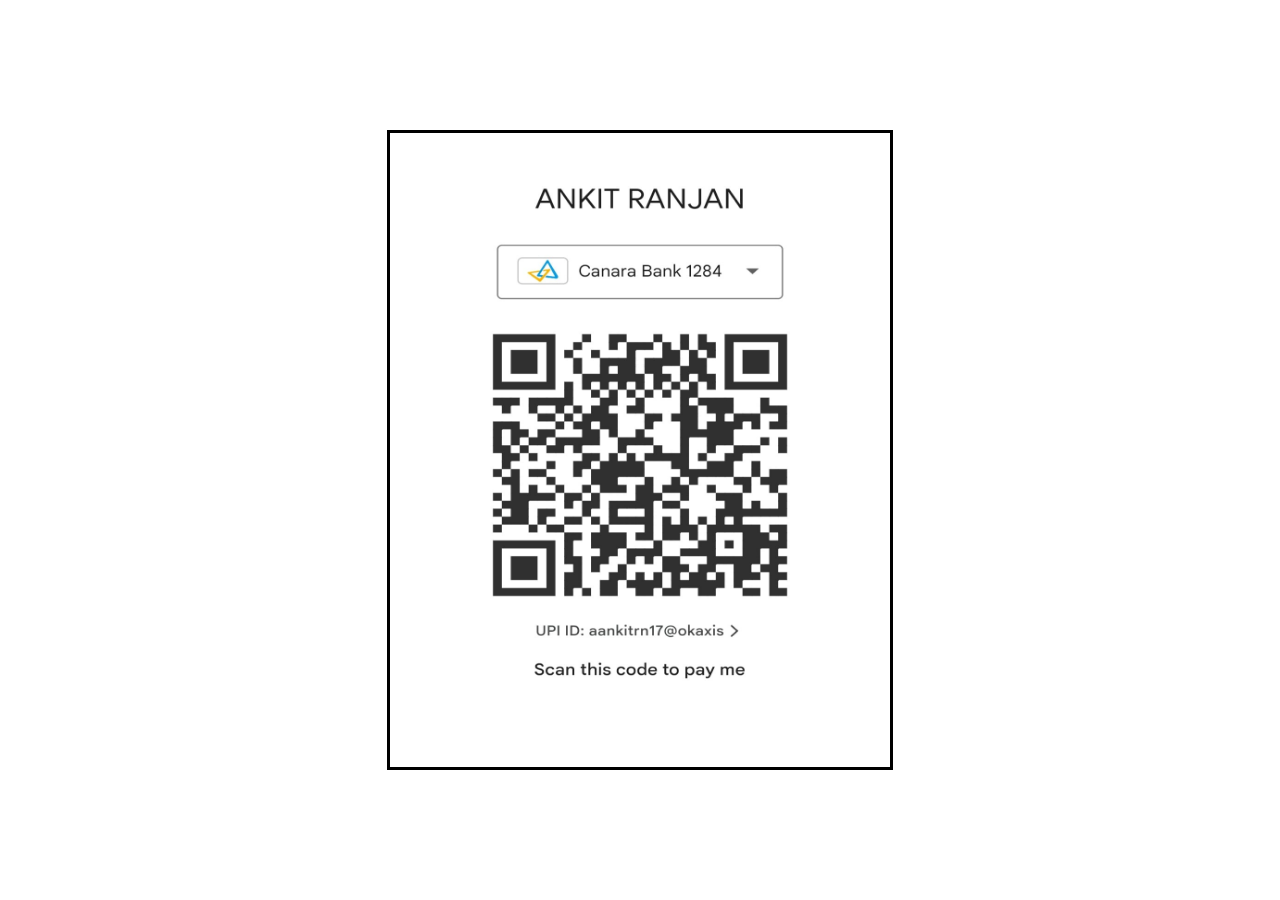
<file: donate-now.html>
<!DOCTYPE html>
<html lang="en">
<head>
    <meta charset="UTF-8">
    <meta http-equiv="X-UA-Compatible" content="IE=edge">
    <meta name="viewport" content="width=device-width, initial-scale=1.0">
    <title>Document</title>
    <style>
        .main-box{
	width: 500px;
	max-width: 100%;
	position: relative;
	text-align: center;
	padding-top: 30px;
	border: 3px solid black;
}
body {
	display: flex;
	align-items: center;
	justify-content: center;
	flex-direction: column;
	min-height: 100vh;
	margin: 0;
}

    </style>
</head>
<body>
    <div class="main-box">
        <div><img src="/assets/img/qr_code.jpeg" height="600px" width="500" alt="logo" class="brand__img"></div>
        
    </div>
</body>
</html>
</file>
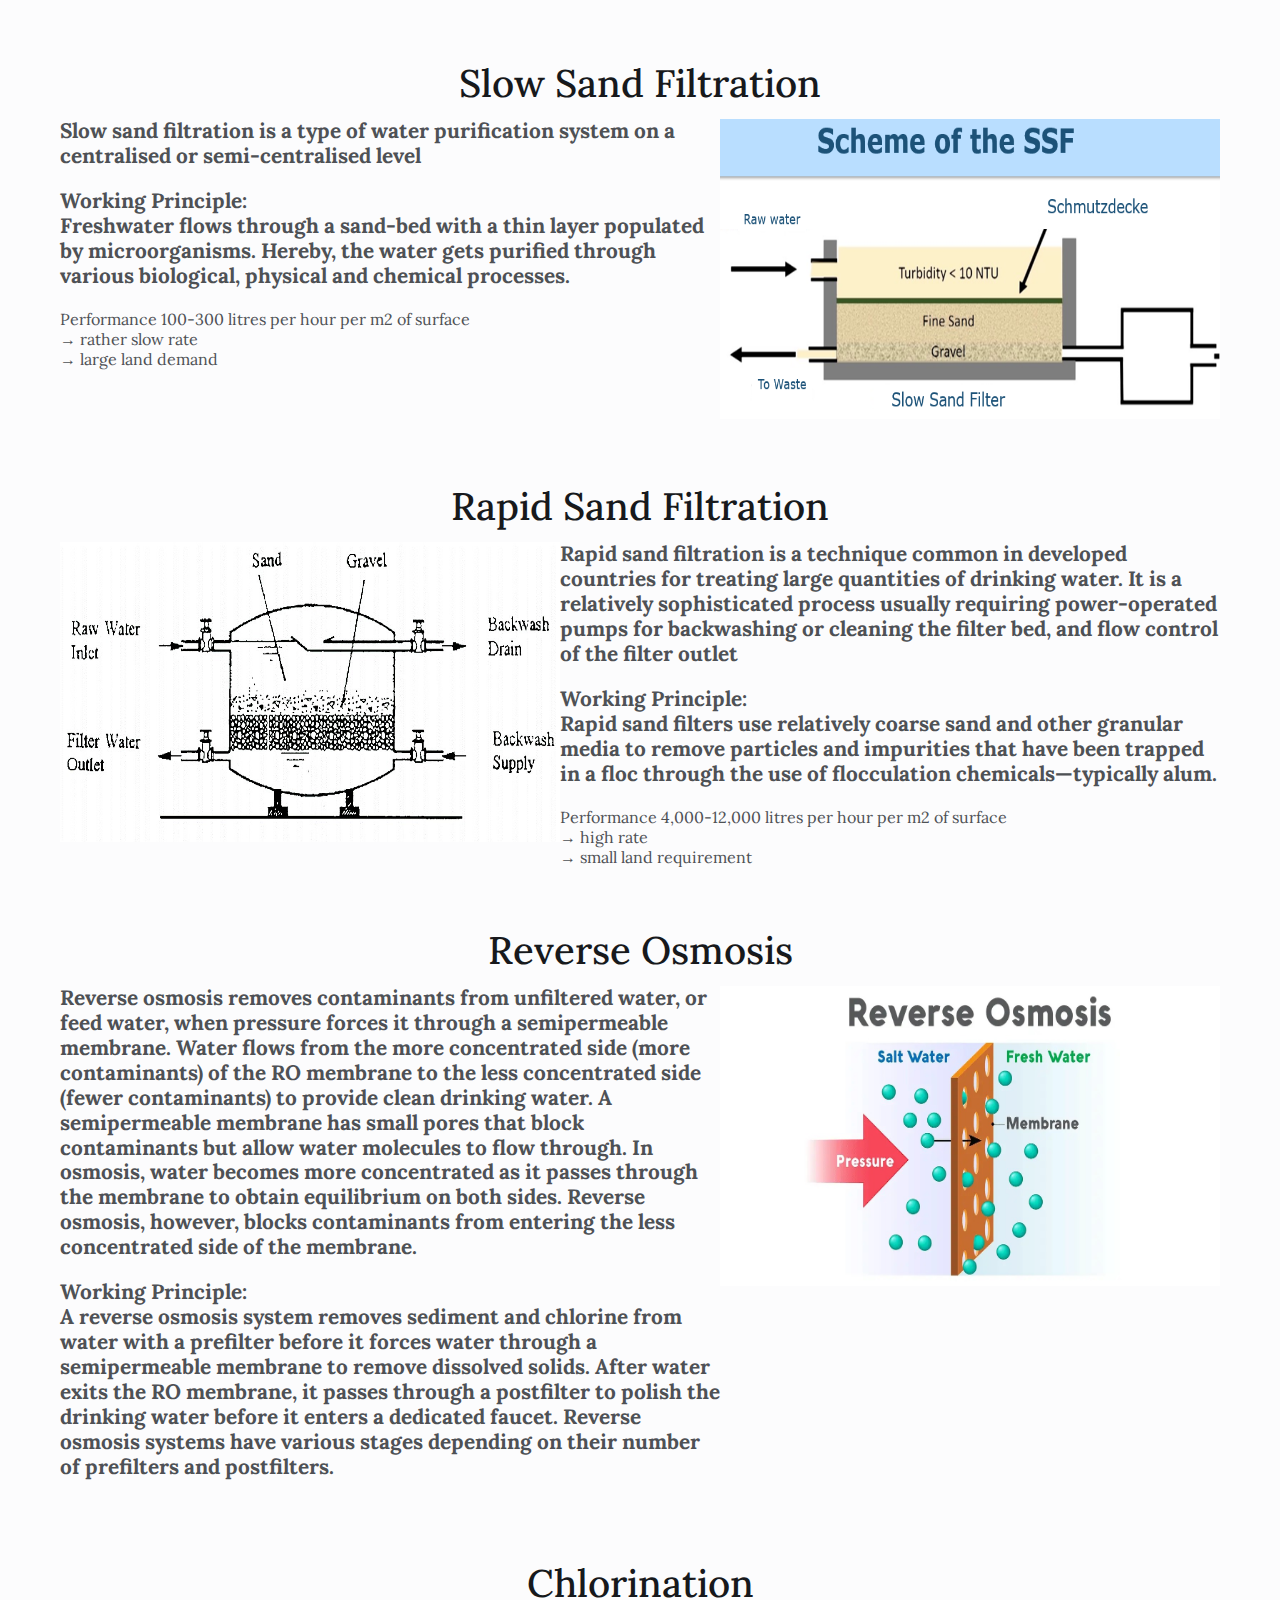
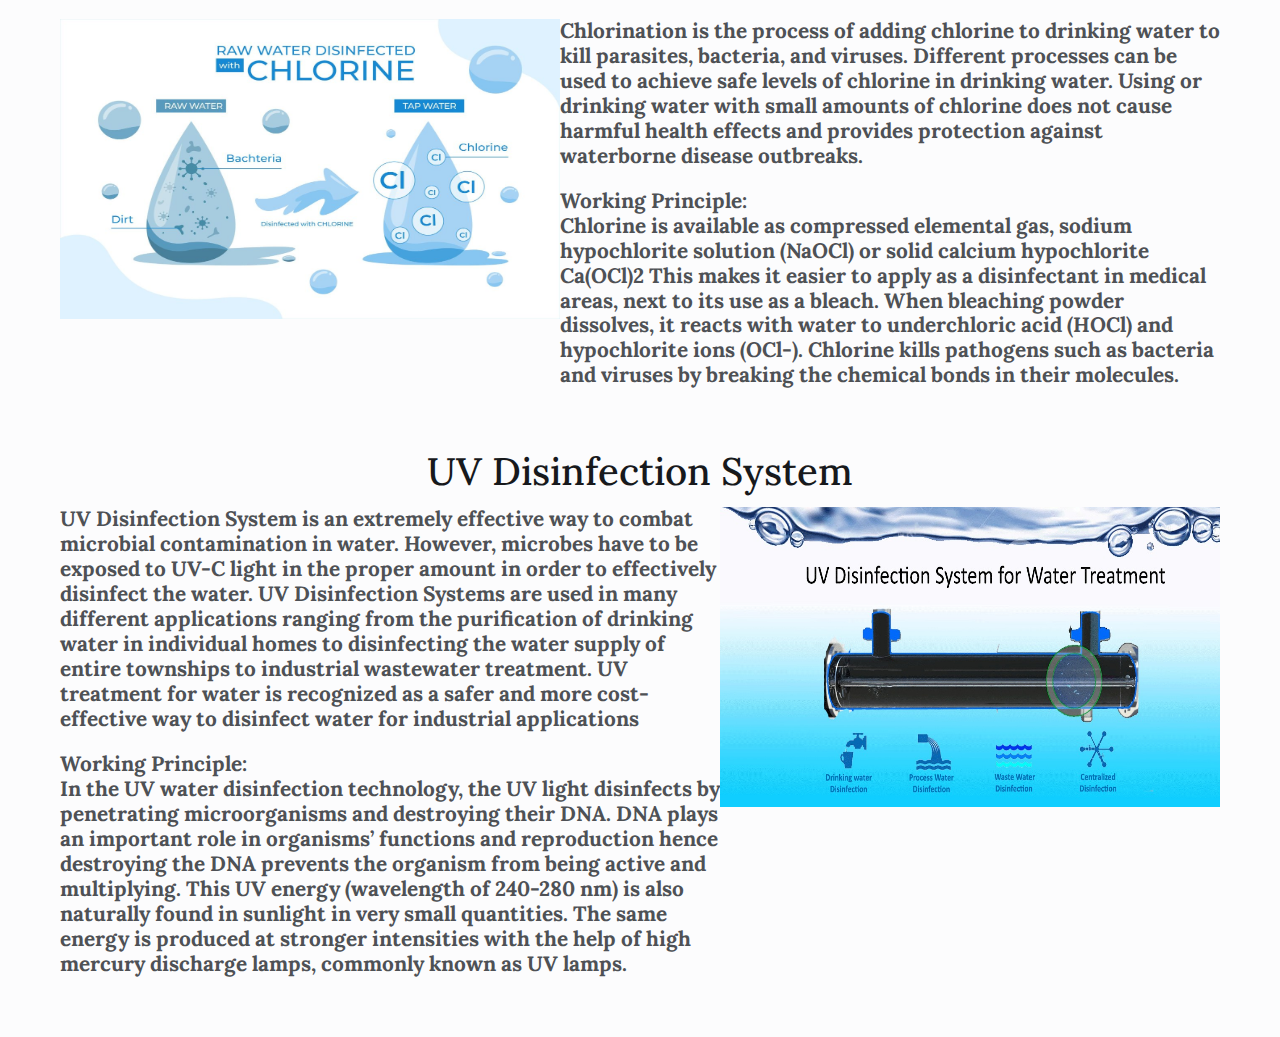
<file: filtration.html>
<!DOCTYPE html>
<html lang="en">
<head>
    <meta charset="UTF-8">
    <meta http-equiv="X-UA-Compatible" content="IE=edge">
    <meta name="viewport" content="width=device-width, initial-scale=1.0">
    <title>Document</title>
    <link rel="stylesheet" href="/assets/css/styles.css" />
</head>
<body>
    <div class="cont">
        <h1>Slow Sand Filtration</h1>
        <div class="box-11">
          <div>
             <h4>Slow sand filtration is a type of water purification system on a 
                centralised or semi-centralised level
                </h4>
                <br>
                <h4>Working Principle:  <br>
                    Freshwater flows through a sand-bed with a thin layer populated by 
                    microorganisms. Hereby, the water gets purified through various 
                    biological, physical and chemical processes.</h4><br>
                    Performance
100-300 litres per hour per m2 of surface <br>
→ rather slow rate <br>
→ large land demand

          </div>
          <div>
            <img
              src="/assets/img/slow sand filtration.png"
              alt=""
            />
          </div>
        </div>
      </div>

      <div class="cont">
        <h1>Rapid Sand Filtration</h1>
        <div class="box-11">
            <div>
                <img
                  src="/assets/img/rapid sand filtration.jpg"
                  alt=""
                />
              </div>
          <div>
             <h4>
                Rapid sand filtration is a technique common in developed countries for treating large quantities of drinking water. It is a relatively sophisticated process usually requiring power-operated pumps for backwashing or cleaning the filter bed, and flow control of the filter outlet
                </h4>
                <br>
                <h4>Working Principle:  <br>
                    Rapid sand filters use relatively coarse sand and other granular media to remove particles and impurities that have been trapped in a floc through the use of flocculation chemicals—typically alum.</h4><br>
                    Performance
4,000-12,000 litres per hour per m2 of surface <br>
→ high rate <br>
→ small land requirement

          </div>
         
        </div>
      </div>

      <div class="cont">
        <h1>Reverse Osmosis</h1>
        <div class="box-11">
          <div>
             <h4>
                Reverse osmosis removes contaminants from unfiltered water, or feed water, when pressure forces it through a semipermeable membrane. Water flows from the more concentrated side (more contaminants) of the RO membrane to the less concentrated side (fewer contaminants) to provide clean drinking water.

A semipermeable membrane has small pores that block contaminants but allow water molecules to flow through. In osmosis, water becomes more concentrated as it passes through the membrane to obtain equilibrium on both sides. Reverse osmosis, however, blocks contaminants from entering the less concentrated side of the membrane.
                </h4>
                <br>
                <h4>Working Principle:  <br>
                    A  reverse osmosis system removes sediment and chlorine from water with a prefilter before it forces water through a semipermeable membrane to remove dissolved solids. After water exits the RO membrane, it passes through a postfilter to polish the drinking water before it enters a dedicated faucet. Reverse osmosis systems have various stages depending on their number of prefilters and postfilters. </h4><br>
                  

          </div>
          <div>
            <img
              src="/assets/img/reverse osmosis.jpeg"
              alt=""
            />
          </div>
        </div>
      </div>


      <div class="cont">
        <h1>Chlorination</h1>
        <div class="box-11">
            <div>
                <img
                  src="/assets/img/chlorination.jpeg"
                  alt=""
                />
              </div>
          <div>
             <h4>
                Chlorination is the process of adding chlorine to drinking water to kill parasites, bacteria, and viruses. Different processes can be used to achieve safe levels of chlorine in drinking water. Using or drinking water with small amounts of chlorine does not cause harmful health effects and provides protection against waterborne disease outbreaks.
                </h4>
                <br>
                <h4>Working Principle:  <br>
                    Chlorine is available as compressed elemental gas, sodium hypochlorite solution (NaOCl) or solid calcium hypochlorite Ca(OCl)2
This makes it easier to apply as a disinfectant in medical areas, next to its use as a bleach. When bleaching powder dissolves, it reacts with water to underchloric acid (HOCl) and hypochlorite ions (OCl-). Chlorine kills pathogens such as bacteria and viruses by breaking the chemical bonds in their molecules. </h4>

          </div>
          
        </div>
      </div>

      <div class="cont">
        <h1>UV Disinfection System</h1>
        <div class="box-11">
          <div>
             <h4>
                UV Disinfection System is an extremely effective way to combat microbial contamination in water. However, microbes have to be exposed to UV-C light in the proper amount in order to effectively disinfect the water. UV Disinfection Systems are used in many different applications ranging from the purification of drinking water in individual homes to disinfecting the water supply of entire townships to industrial wastewater treatment. UV treatment for water is recognized as a safer and more cost-effective way to disinfect water for industrial applications
                </h4>
                <br>
                <h4>Working Principle:  <br>
                    In the UV water disinfection technology, the UV light disinfects by penetrating microorganisms and destroying their DNA. DNA plays an important role in organisms’ functions and reproduction hence destroying the DNA prevents the organism from being active and multiplying. This UV energy (wavelength of 240-280 nm) is also naturally found in sunlight in very small quantities. The same energy is produced at stronger intensities with the help of high mercury discharge lamps, commonly known as UV lamps. </h4>

          </div>
          <div>
            <img
              src="/assets/img/uv.jpeg"
              alt=""
            />
          </div>
        </div>
      </div>
</body>
</html>
</file>
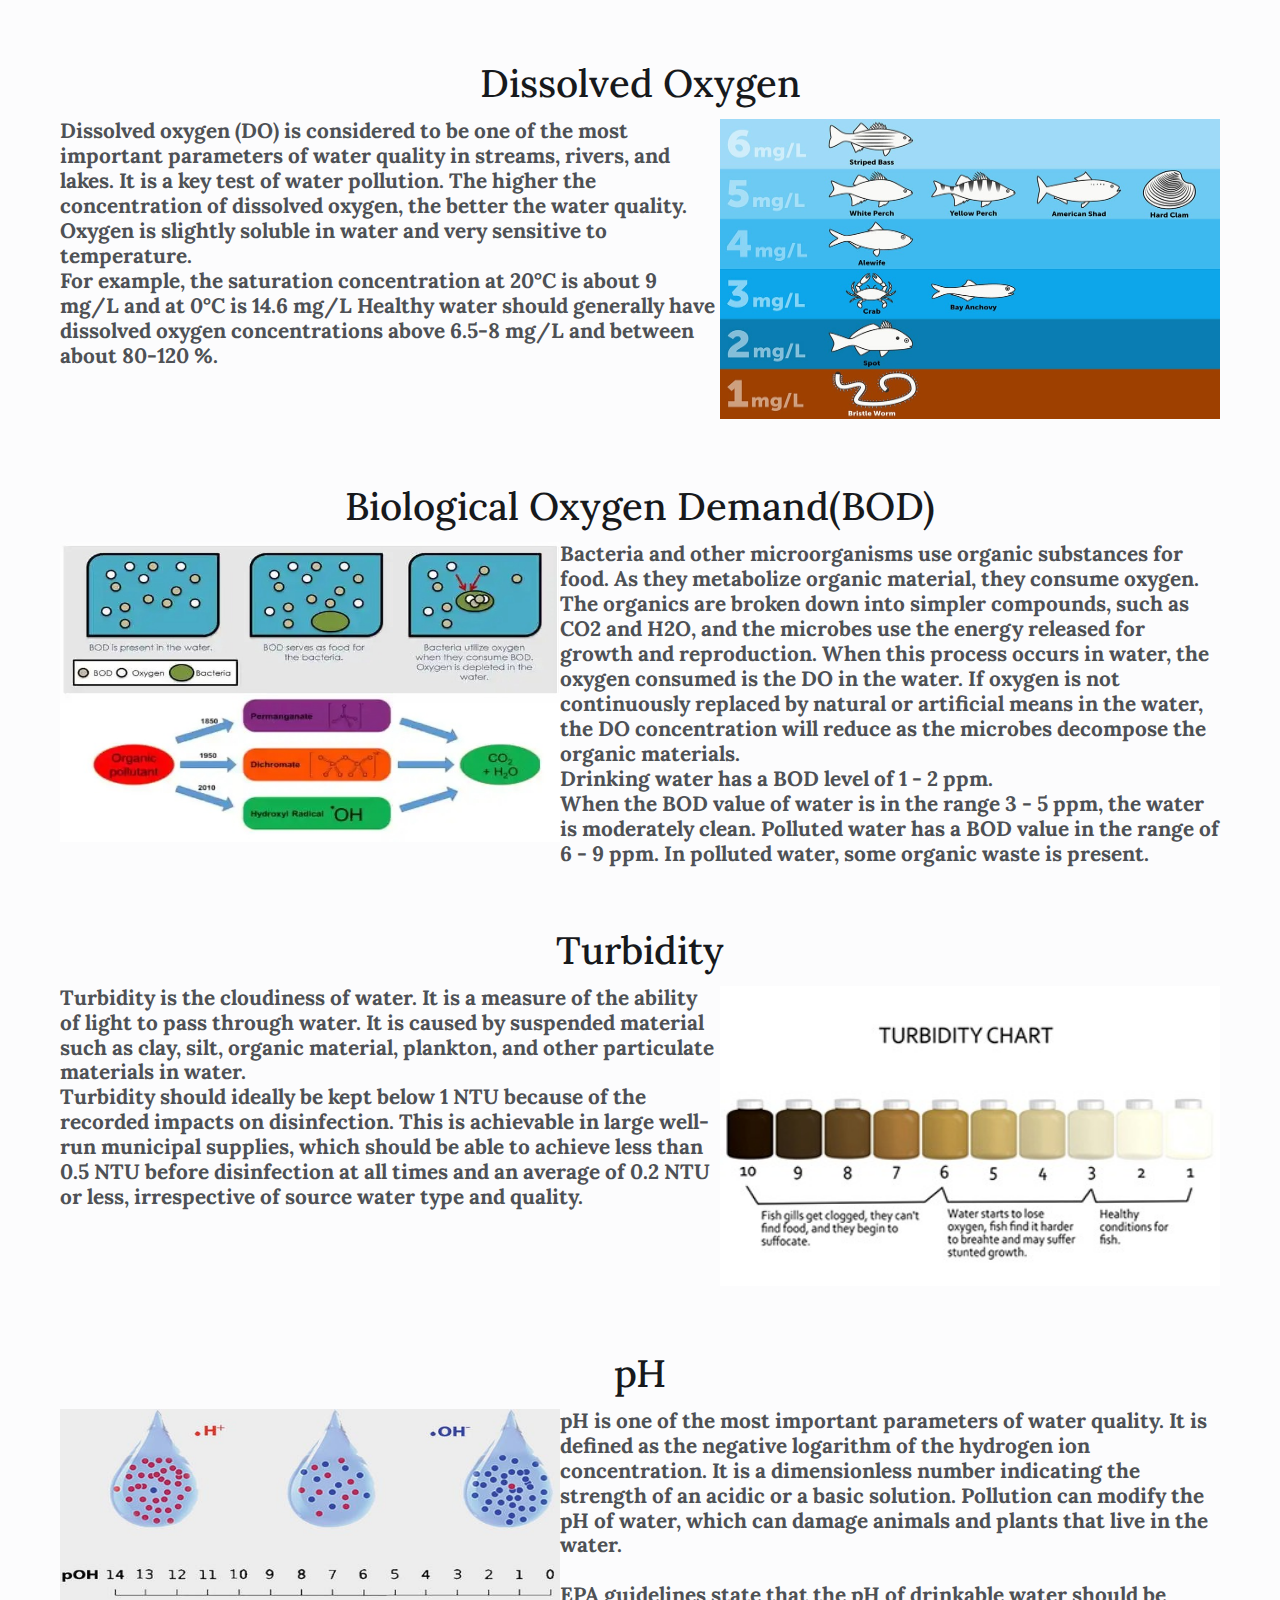
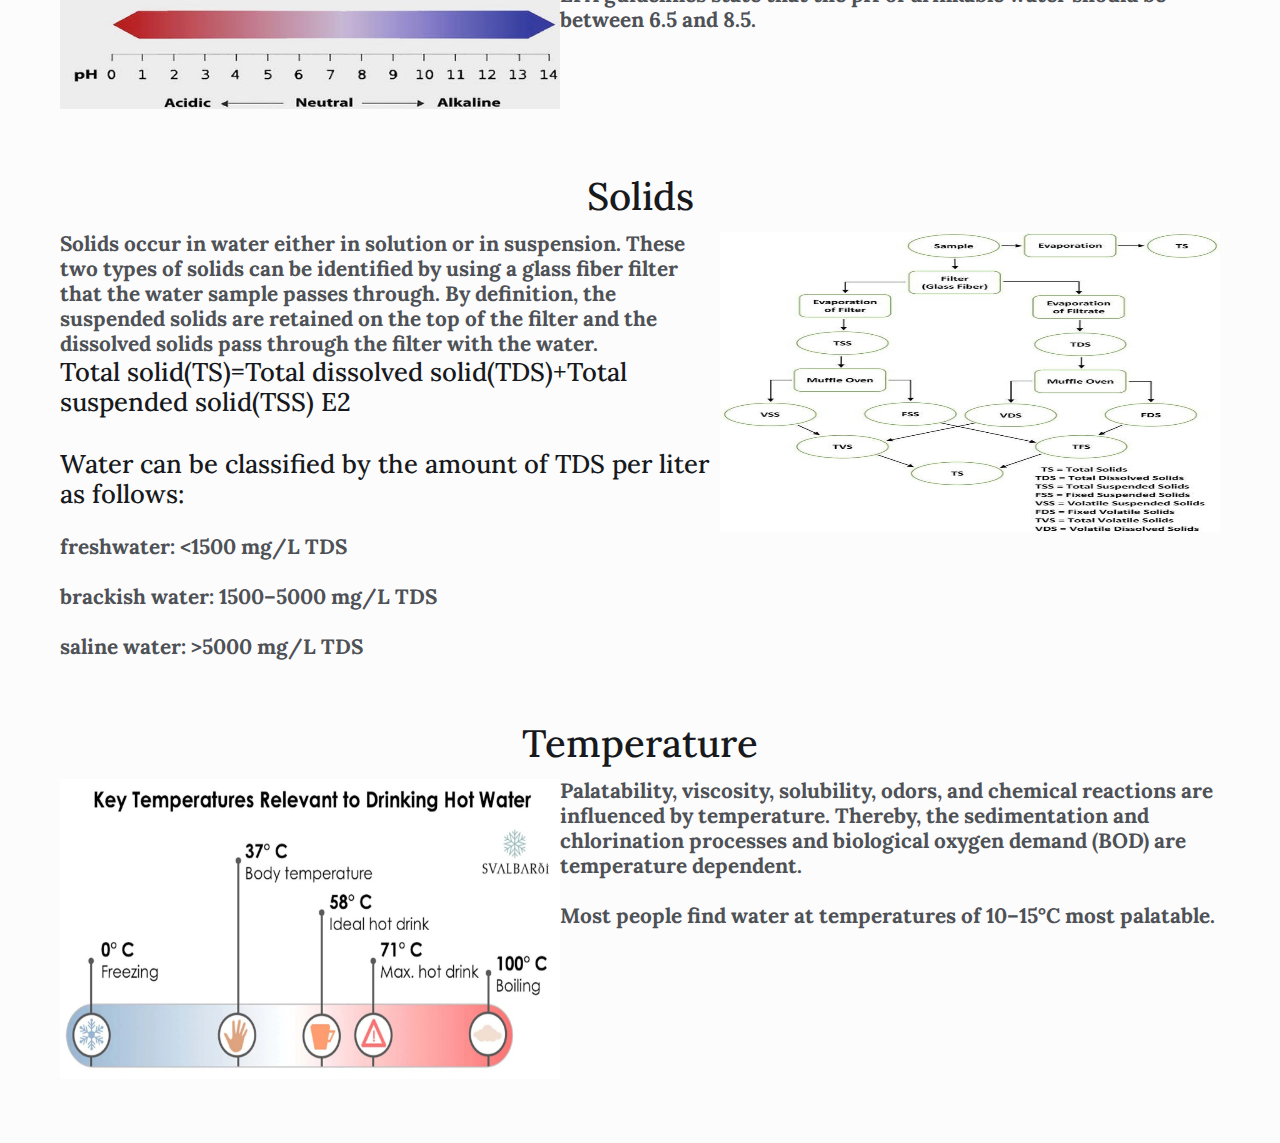
<file: specification.html>
<!DOCTYPE html>
<html lang="en">
  <head>
    <meta charset="UTF-8" />
    <meta http-equiv="X-UA-Compatible" content="IE=edge" />
    <meta name="viewport" content="width=device-width, initial-scale=1.0" />
    <title>Document</title>
    <link rel="stylesheet" href="/assets/css/styles.css" />
  </head>
  <body>
    <div class="cont" id="dis-oxygen">
      <h1>Dissolved Oxygen</h1>
      <div class="box-11">
        <div>
            <h4>Dissolved oxygen (DO) is considered to be one of the most important
          parameters of water quality in streams, rivers, and lakes. It is a key
          test of water pollution. The higher the concentration of dissolved
          oxygen, the better the water quality. Oxygen is slightly soluble in
          water and very sensitive to temperature. 
          <br>
          For example, the saturation
          concentration at 20°C is about 9 mg/L and at 0°C is 14.6 mg/L Healthy
          water should generally have dissolved oxygen concentrations above
          6.5-8 mg/L and between about 80-120 %.</h4>
        
        </h4>
          
        </div>
        <div>
          <img
            src="/assets/img/dissolved oxygen.jpeg"
            alt=""
          />
        </div>
      </div>
    </div>

    <div class="cont" id="bod">
        <h1>Biological Oxygen Demand(BOD)</h1>
        <div class="box-11">
            <div>
                <img
                  src="/assets/img/BOD.jpeg"
                  alt=""
                />
              </div>
          <div>
            <h4>Bacteria and other microorganisms use organic substances for food. As they
      metabolize organic material, they consume oxygen. The organics are broken
      down into simpler compounds, such as CO2 and H2O, and the microbes use the
      energy released for growth and reproduction. When this process occurs in
      water, the oxygen consumed is the DO in the water. If oxygen is not
      continuously replaced by natural or artificial means in the water, the DO
      concentration will reduce as the microbes decompose the organic materials.
      <br>
      Drinking water has a BOD level of 1 - 2 ppm. 
         
          <br>
      When the BOD value of water
      is in the range 3 - 5 ppm, the water is moderately clean. 
        
        
      Polluted water
      has a BOD value in the range of 6 - 9 ppm. In polluted water, some organic
      waste is present.
      </h4>
    </div>
    
          </div>
          
        </div>
      </div>

      <div class="cont" id="turb">
        <h1>Turbidity</h1>
        <div class="box-11">
          <div>
            <h4>
            Turbidity is the cloudiness of water. It is a measure of the ability of
      light to pass through water. It is caused by suspended material such as
      clay, silt, organic material, plankton, and other particulate materials in
      water. 
      <br>Turbidity should ideally be kept below 1 NTU because of the
      recorded impacts on disinfection. This is achievable in large well-run
      municipal supplies, which should be able to achieve less than 0.5 NTU
      before disinfection at all times and an average of 0.2 NTU or less,
      irrespective of source water type and quality.</h4>
          </div>
          <div>
            <img
              src="/assets/img/turbidity.jpeg"
              alt=""
            />
          </div>
        </div>
      </div>

      <div class="cont" id="ph">
        <h1>pH</h1>
        <div class="box-11">
            <div>
                <img
                  src="/assets/img/pH.jpeg"
                  alt=""
                />
              </div>
          <div>
            <h4>
            pH is one of the most important parameters of water quality. It is defined
      as the negative logarithm of the hydrogen ion concentration. It is a
      dimensionless number indicating the strength of an acidic or a basic
      solution. Pollution can modify the pH of water, which can damage animals
      and plants that live in the water. 
      <br>
      <br>
      EPA guidelines state that the pH of
      drinkable water should be between 6.5 and 8.5.</h4>
          </div>
          
        </div>
      </div>

      <div class="cont" id="solid">
        <h1>Solids</h1>
        <div class="box-11">
          <div>
            <h4>
            Solids occur in water either in solution or in suspension. These two types
            of solids can be identified by using a glass fiber filter that the water
            sample passes through. By definition, the suspended solids are retained on
            the top of the filter and the dissolved solids pass through the filter
            with the water.
            <h3>
              Total solid(TS)=Total dissolved solid(TDS)+Total suspended solid(TSS) E2
              <br><br>Water can be classified by the amount of TDS per liter as follows:</br>
<h4>
<br>freshwater: <1500 mg/L TDS   </br>

<br>brackish water: 1500–5000 mg/L TDS  </br>

<br>saline water: >5000 mg/L TDS  </br></h4>
              
            </h3></h4>
          </div>
          <div>
            <img
              src="/assets/img/Solids.jpeg"
              alt=""
            />
          </div>
        </div>
      </div>

      <div class="cont" id="temperature">
        <h1>Temperature</h1>
        <div class="box-11">
            <div>
                <img
                  src="/assets/img/temp.jpeg"
                  alt=""
                />
              </div>
          <div>
            <h4>
            Palatability, viscosity, solubility, odors, and chemical reactions are
      influenced by temperature. Thereby, the sedimentation and chlorination
      processes and biological oxygen demand (BOD) are temperature dependent.
      <br>
      <br>
      Most people find water at temperatures of 10–15°C most palatable.</h4>
          </div>
         
        </div>
      </div>
    <!-- <div></div> -->
    <!-- <h1>Biological Oxygen Demand(BOD)</h1>
    <div>
      Bacteria and other microorganisms use organic substances for food. As they
      metabolize organic material, they consume oxygen. The organics are broken
      down into simpler compounds, such as CO2 and H2O, and the microbes use the
      energy released for growth and reproduction. When this process occurs in
      water, the oxygen consumed is the DO in the water. If oxygen is not
      continuously replaced by natural or artificial means in the water, the DO
      concentration will reduce as the microbes decompose the organic materials.
      Drinking water has a BOD level of 1 - 2 ppm. When the BOD value of water
      is in the range 3 - 5 ppm, the water is moderately clean. Polluted water
      has a BOD value in the range of 6 - 9 ppm. In polluted water, some organic
      waste is present.
    </div>
    <div>
      <img src="/assets/img/BOD.jpeg" height="300px" width="500px" alt="" />
    </div>
    <h1>Turbidity</h1>
    <div>
      Turbidity is the cloudiness of water. It is a measure of the ability of
      light to pass through water. It is caused by suspended material such as
      clay, silt, organic material, plankton, and other particulate materials in
      water. Turbidity should ideally be kept below 1 NTU because of the
      recorded impacts on disinfection. This is achievable in large well-run
      municipal supplies, which should be able to achieve less than 0.5 NTU
      before disinfection at all times and an average of 0.2 NTU or less,
      irrespective of source water type and quality.
    </div>
    <div>
      <img
        src="/assets/img/turbidity.jpeg"
        height="300px"
        width="500px"
        alt=""
      />
    </div>
    <h1>pH</h1>
    <div>
      pH is one of the most important parameters of water quality. It is defined
      as the negative logarithm of the hydrogen ion concentration. It is a
      dimensionless number indicating the strength of an acidic or a basic
      solution. Pollution can modify the pH of water, which can damage animals
      and plants that live in the water. EPA guidelines state that the pH of
      drinkable water should be between 6.5 and 8.5.
    </div>
    <div>
      <img src="/assets/img/pH.jpeg" height="300px" width="500px" alt="" />
    </div>
    <h1>Solids</h1>
    <div>
      Solids occur in water either in solution or in suspension. These two types
      of solids can be identified by using a glass fiber filter that the water
      sample passes through. By definition, the suspended solids are retained on
      the top of the filter and the dissolved solids pass through the filter
      with the water.
      <p>
        Total solid(TS)=Total dissolved solid(TDS)+Total suspended solid(TSS) E2
      </p>
    </div>
    <div>
      <img src="/assets/img/Solids.jpeg" height="300px" width="500px" alt="" />
    </div>
    <h1>Temperature</h1>
    <div>
      Palatability, viscosity, solubility, odors, and chemical reactions are
      influenced by temperature. Thereby, the sedimentation and chlorination
      processes and biological oxygen demand (BOD) are temperature dependent.
      Most people find water at temperatures of 10–15°C most palatable.
    </div>
    <div>
      <img src="/assets/img/temp.jpeg" height="300px" width="500px" alt="" />
    </div> -->
  </body>
</html>
</file>
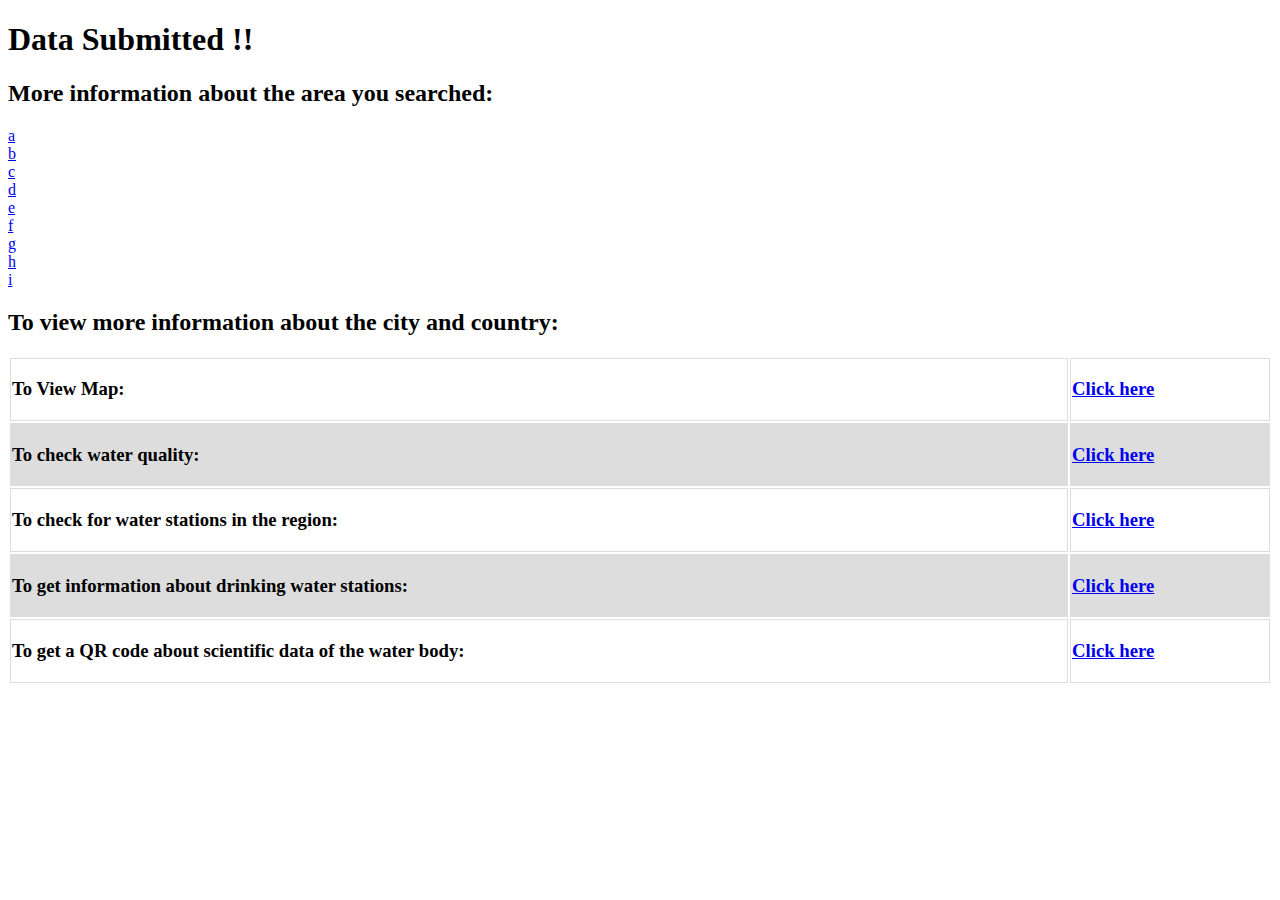
<file: submission.html>
<!DOCTYPE html>
<html lang="en">
<head>
    <meta charset="UTF-8">
    <meta http-equiv="X-UA-Compatible" content="IE=edge">
    <meta name="viewport" content="width=device-width, initial-scale=1.0">
    <title>Document</title>
    <style>
        tr, th {
  border: 1px solid #dddddd;
  text-align: left;
  padding: 1px;
}

tr:nth-child(even) {
  background-color: #dddddd;
}
    </style>
</head>
<body>
    <h1>Data Submitted !!</h1>
    <h2>
        More information about the area you searched:
    </h2>
    <a href="https://www.google.com/">a</a><br>
    <a href="#">b</a><br>
    <a href="#">c</a><br>
    <a href="#">d</a><br>
    <a href="#">e</a><br>
    <a href="#">f</a><br>
    <a href="#">g</a><br>
    <a href="#">h</a><br>
    <a href="#">i</a><br>
    <h2>To view more information about the city and country: </h2>
    <!-- <h3>To View Map: 
    <a href="Click here">Click here</a>
</h3>

<h3>To check water quality: 
    <a href="Click here">Click here</a>
</h3>
<h3>To check for water stations in the region: 
    <a href="Click here">Click here</a>
</h3>
<h3>To get information about drinking water stations: 
    <a href="Click here">Click here</a>
</h3>
<h3>To get a QR code about scientific data of the water body: 
    <a href="Click here">Click here</a>
</h3> -->
<table style="width:100%">
    <tr>
        <th><h3>To View Map: </h3></th>
        <th><h3>
            <a href="Click here">Click here</a>
        </h3></th>
    </tr>
    <tr>
        <th><h3>To check water quality: 
        </h3></th>
        <th><h3>
            <a href="Click here">Click here</a>
        </h3></th>
    </tr>
    <tr>
        <th><h3>To check for water stations in the region: 
        </h3></th>
        <th><h3>
            <a href="Click here">Click here</a>
        </h3></th>
    </tr>
    <tr>
        <th><h3>To get information about drinking water stations: 
        </h3></th>
        <th><h3>
            <a href="Click here">Click here</a>
        </h3></th>
    </tr>
    <tr>
        <th><h3>To get a QR code about scientific data of the water body: 
        </h3></th>
        <th><h3>
            <a href="Click here">Click here</a>
        </h3></th>
    </tr>
    
</table>
</body>
</html>
</file>
<file: assets/css/styles.css>
/*=============== GOOGLE FONTS ===============*/
@import url('https://fonts.googleapis.com/css2?family=Bebas+Neue&family=Grape+Nuts&family=Lora:ital,wght@0,400;0,500;0,600;1,600&family=Roboto+Slab:wght@700&family=Smooch&display=swap');

.process{
  justify-content: center;
}
.search-map {
  /* background-color: #005BEA; */
  height: 100;
  width: 100;
}

.search-box {
  display: flex;
  justify-content: space-around;
  background-color: #005BEA;
}

.search-map .container {
  font-family: 'Gill Sans', 'Gill Sans MT', Calibri, 'Trebuchet MS', sans-serif;
  height: 400px;
  background-color: #28312b;
  color: #c6daf4;
  font-size: 58px;
  font-weight: 200;
  line-height: 65px;
  margin: 0 auto;
  padding: 89px;
  max-width: 100%;
  text-align: center;
}

.search-map .container .subheader {
  font-size: 30px;
  font-family: 'Franklin Gothic Medium', 'Arial Narrow', Arial, sans-serif;
  margin-top: 88px;
}

.search-map .container .search input {
  font-size: 39px;
  padding: 21px;
  width: 450px;
  border: 4px solid white;
  border-radius: 15px;
  text-align: center;
}

.search-map .container .search-box {
  background-color: #5cde78;
  display: inline-block;
  font-size: 26px;
  padding: 3px;
  border-radius: 14px;
  width: 146px;
  cursor: pointer;
}

/* ================= Parameter =============== */

.faqs__container {
  display: grid;
  /* justify-content: ; */
  grid-template-columns: 2fr 2fr;
  gap: 1rem;
  box-shadow: 12px 23px 890px rgba(12, 2, 0, 0.4);
  margin: 66px;
}

.faq {
  display: flex;
  padding: 2rem;
  align-items: center;
  gap: 1.4rem;
  height: fit-content;
  /* background: var(--color-primary); */
  background-image: linear-gradient(180deg, #2af598 0%, #009efd 100%);
  cursor: pointer;
}

.faq h4 {
  font-size: 1rem;
  line-height: 2.2;
}

.faq__icon {
  align-self: flex-start;
  font-size: 1.2rem;
}

.faq p {
  margin-top: 0.8rem;
  display: none;
}

.faq.open p {
  display: block;
}

.fs-1 {
  text-align: center;
  font-size: 24px;
  margin-top: 4rem;
}

/* ====================== Solution ========================== */
.solution .solution-pages {
  text-align: center;
}

.sol-img {
  position: relative;
  opacity: 0.3;
}

.sol-head {
  position: absolute;
  right: 20%;
  /* top:50%; */
  /* bottom: 50%; */
  margin-top: 35vh;
  text-align: center;
  font-size: 85px;
}

.solution .x .xx .xxx img{
  width: 95%;
}
.solution .xxxx {
  width: 119%;
}
.solution .x .xx {
  display: flex;
  max-width: 1100px;
  min-width: 0px;
  padding: 20px;
  margin-left: auto;
  margin-right: auto;
}

/* ============= Check Water Portabel ==================== */

.Water-portable {
  padding: 12px;
  background-image: linear-gradient(135deg, #f5f7fa 0%, #c3cfe2 100%);
}

.Water-portable .portable {
  margin-top: 36px;
  justify-content: center;
}

.Water-portable .portable .form-1 {
  margin-top: 36px;
  display: flex;
  align-items: center;
  /* width: 405px; */
  justify-content: center;
}
/*=============== VARIABLES CSS ===============*/

.counting img{
  display: flex;
  border-radius: 10px;
  justify-content: space-evenly;
}

.water_qualityy img{
  padding-top: 30px;
	border: 3px solid black;
}


.cont{
  margin: 60px;
  /* display: flex; */

}
.cont h1{
  text-align: center;
    margin-bottom: 13px;
}

.cont img{
  height: 300px;
  width: 500px;
}
.box-11{
  display: flex;
  /* justify-content: space-around; */
  

}
:root {
  --header-height: 5.5rem;

  /*========== Colors ==========*/
  /*Color mode HSL(hue, saturation, lightness)*/
  --bg-color: hsl(220, 18%, 78%);
  --bg-color-light: hsl(220, 18%, 86%);
  --title-color: hsl(220, 8%, 10%);
  --text-color: hsl(220, 4%, 32%);
  --text-color-light: hsl(220, 4%, 55%);
  --body-color: hsl(220, 18%, 99%);
  --container-color: hsl(220, 18%, 97%);

  /*========== Font and typography ==========*/
  /*.5rem = 8px | 1rem = 16px ...*/
  --body-font: 'Lora', serif;
  --body-font1: 'Oxygen', sans-serif;

  --biggest-font-size: 2.25rem;
  --h1-font-size: 1.9rem;
  --h2-font-size: 1.8rem;
  --h3-font-size: 1rem;
  --normal-font-size: .938rem;
  --small-font-size: .813rem;
  --smaller-font-size: .75rem;

  /*========== Font weight ==========*/
  --font-regular: 400;
  --font-medium: 500;
  --font-semi-bold: 600;

  /*========== z index ==========*/
  --z-tooltip: 10;
  --z-fixed: 100;
  --gradient-background: linear-gradient(90deg, #4b6cb7 0%, #182848 100%);
  --color-primary: #6c63ff;
  --color-success: #00bf8e;
  --color-warning: #f7c94b;
  --color-danger: rgba(247, 80, 12, 0.4);
  --color-danger-variant: #6c63ff;
  --color-white: #fff;
  --color-light: rgba(255, 255, 255, 0.7);
  --color-black: #000;
  --color-bg: #7028E4;
  --color-bg1: #2e3260;
  --color-bg2: #424899;
  --box-1: linear-gradient(#FF0844, #FFB199);
  --box-2: linear-gradient(#7028E4, #E5B2CA);
  --box-3: linear-gradient(#00C6FB, #005BEA);
  --box-4: linear-gradient(#F6D365, #FDA085);

  --container-width-lg: 80%;
  --container-width-md: 90%;
  --container-width-sm: 94%: --transition: all .3s ease;
}

/* Responsive typography */
@media screen and (min-width: 1124px) {
  :root {
    --biggest-font-size: 4.5rem;
    --h1-font-size: 2.25rem;
    --h2-font-size: 1.5rem;
    --h3-font-size: 1.25rem;
    --normal-font-size: 1rem;
    --small-font-size: .875rem;
    --smaller-font-size: .813rem;
  }
}

/*=============== BASE ===============*/
* {
  box-sizing: border-box;
  padding: 0;
  margin: 0;
}

html {
  scroll-behavior: smooth;
}

body {
  font-family: var(--body-font);
  font-size: var(--normal-font-size);
  background-color: var(--body-color);
  color: var(--text-color);
  transition: .4s;
  /*For animation dark mode*/
}

h1,
h2,
h3 {
  color: var(--title-color);
  font-weight: var(--font-medium);
}


h1,
h2,
h3,
h4,
h5 {
  line-height: 1.2;
}

h1 {
  font-size: 2.4rem;
}

h2 {
  font-size: 2rem;
}

h3 {
  font-size: 1.6rem;
}

h4 {
  font-size: 1.3rem;
}

#fontss {
  font-size: 23px;
  font-weight: 400;
}





/*=============== THEME ===============*/
/*========== Variables Dark theme ==========*/
body.dark-theme {
  --bg-color: hsl(220, 18%, 13%);
  --bg-color-light: hsl(220, 18%, 23%);
  --title-color: hsl(220, 8%, 95%);
  --text-color: hsl(220, 4%, 65%);
  --body-color: hsl(220, 18%, 18%);
  --container-color: hsl(220, 18%, 21%);
}

/*========== Button Dark/Light ==========*/
.change-theme {
  color: var(--title-color);
  font-size: 1.125rem;
  cursor: pointer;
}

/*========== 
    Color changes in some parts of 
    the website, in dark theme 
==========*/
.dark-theme .scroll-header {
  box-shadow: 0 2px 8px rgba(132, 10, 181, 0.3);
}

.dark-theme .nav__menu {
  background-color: var(--container-color);
}

.dark-theme .nav__menu,
.dark-theme .scrollup {
  box-shadow: 0 4px 8px hsla(220, 18%, 8%, .3);
}

.dark-theme::-webkit-scrollbar {
  background-color: hsl(220, 18%, 15%);
}

.dark-theme::-webkit-scrollbar-thumb {
  background-color: hsl(220, 18%, 25%);
}

.dark-theme::-webkit-scrollbar-thumb:hover {
  background-color: hsl(220, 18%, 35%);
}

/*=============== REUSABLE CSS CLASSES ===============*/
.container {
  max-width: 100vh;
  /* max-height: max-content; */
  margin-right: 1.5rem;
  margin-left: 1.5rem;
}

.grid {
  display: grid;
  gap: 1.5rem;
}

.section {
  padding: 4.5rem 0 2rem;
}

.section__title {
  font-size: var(--h1-font-size);
  text-align: center;
  margin-bottom: 3rem;
}

.main {
  overflow: hidden;
  /* For animation ScrollReveal */
}

/*=============== HEADER & NAV ===============*/

.header {
  position: fixed;
  top: 0;
  left: 0;
  width: 100%;
  background-color: transparent;
  z-index: var(--z-fixed);
  transition: .4s;
}

.nav {
  height: var(--header-height);
  display: flex;
  justify-content: space-between;
  align-items: center;
}

.nav__logo {
  color: var(--title-color);
  font-weight: var(--font-medium);

}

@media screen and (max-width: 1024px) {
  .nav__menu {
    position: fixed;
    bottom: 1.5rem;
    background-color: var(--body-color);
    box-shadow: 0 4px 12px hsla(220, 18%, 40%, .15);
    width: 99%;
    left: 0;
    right: 0;
    margin: 0 auto;
    padding: 1.24rem 2.8rem;
    border-radius: .5rem;
    transition: .4s;
    /*For animation dark mode*/
  }

  .nav__list {
    display: flex;
    justify-content: space-between;
    align-items: center;
  }

  .nav__link {
    color: var(--text-color-light);
    font-weight: var(--font-medium);
    display: grid;
    justify-items: center;
    row-gap: .26rem;
  }

  .nav__link i {
    font-size: 1.25rem;
  }

  .nav__link span {
    font-size: .688rem;
  }

}

/* Sign - up Login  */

/* Change background header */


.scroll-header {
  background-color: var(--body-color);
  box-shadow: 0 1px 4px hsla(220, 4%, 15%, .1);
}

/* Active link */

.active-link {
  color: var(--title-color);
}

/*=============== HOME ===============*/
.home {
  background-color: var(--bg-color-light);
  /* background-image: url('/assets/img/bg.webp'); */
  width: 100%;
  /* height: 100vh; */
  overflow: hidden;
  transition: .4s;
  /*For animation dark mode*/
}

.home__container {
  padding: 4rem 0 1rem;
  row-gap: 8.5rem;
}

.home__title {
  font-size: var(--biggest-font-size);
  font-weight: 400;
}

.home__description {
  color: var(--title-color);
  margin: 1rem 0 2rem;
}

.home__title,
.home__description {
  line-height: 140%;
}

.home__images {
  position: relative;
  width: 310px;
  justify-self: center;
}

.home__images img:nth-child(1) {
  width: 224px;
  position: absolute;
  right: -1.5rem;
  top: -9.5rem;
}

.home__images img:nth-child(2) {
  width: 180px;
  margin-left: .5rem;
  position: relative;
}



/*=============== BUTTON ===============*/

.button__link {
  color: var(--title-color);
  font-weight: var(--font-medium);
  display: inline-flex;
  align-items: center;
  column-gap: .5rem;
}

.button__link i {
  font-size: 1rem;
  transition: .3s;
}

.button__link:hover i {
  transform: translateX(.25rem);
}

/*=============== NEW ===============*/

.new__container {
  row-gap: 2.5rem;
  padding-bottom: 1.5rem;
}

.new__card {
  justify-self: center;
}

.new__img {
  width: 270px;
  margin-bottom: 1rem;
}

.new__link {
  display: flex;
  align-items: center;
  justify-content: space-between;
  color: var(--title-color);
  padding-right: .75rem;
}

.new__link i {
  font-size: 1.25rem;
  transition: .3s;
}

.new__title {
  font-size: var(--h2-font-size);
  margin-bottom: .5rem;
}

.new__subtitle {
  font-size: var(--small-font-size);
  color: var(--text-color);
}

.new__link:hover i {
  transform: translateX(.25rem);
}

/*=============== COLLECTION ===============*/

.collection {
  background-color: var(--bg-color-light);
  overflow: hidden;
  transition: .4s;
  /*For animation dark mode*/
}


.counting {
  display: grid;
  grid-template-columns: repeat(auto-fit, minmax(270px, 2fr));
  gap: 0px;
  margin: 50px;
  padding: 20px;
}

.counting__container {
  text-align: center;
  margin: 34px;
  cursor: pointer;
  box-shadow: 0px 8px 14px rgba(58, 53, 52, 0.4);
  height: 240px;
  width: 100%;
}

.counting__container:hover {
  -ms-transform: scale(0.5);
  -webkit-transform: scale(0.5);
  transform: scale(1.1);
  transition: all .1s ease-out;
}

#icon {
  font-size: 84px;
  padding: 40px;
}

.inside {
  display: grid;
  margin-top: -27px;
  margin-bottom: 23px;
}

.inside p {
  font-size: 21px;
}

.counting .box-1 {
  background: var(--box-1);
  border-radius: 14px;
}

.counting .box-2 {

  background: var(--box-2);
  border-radius: 14px;
}

.counting .box-3 {

  background: var(--box-3);
  border-radius: 14px;
}

.counting .box-4 {

  background: var(--box-4);
  border-radius: 14px;
}

.paragraph {
  font-family: var(--body-font1);
  font-size: 24px;
  margin-left: 100px;
  margin-right: 100px;
}

/*=============== PRODUCTS ===============*/
.our-works{
  margin-top: 12px;
  display: flex;
  justify-content: space-around;
}
.counting__container{
  display: grid;
  justify-content: center;
  align-items: center;
  margin-top: 56px;
}

/* Swiper class */

.swiper-button-next::after,
.swiper-button-prev::after {
  content: '';
}

.swiper-button-prev,
.swiper-button-next {
  top: initial;
  bottom: 0;
  width: initial;
  height: initial;
  font-size: 1.5rem;
  color: var(--title-color);
}

.swiper-button-prev {
  left: calc(50% - 2rem);
}

.swiper-button-next {
  right: calc(50% - 2rem);
}

/*=============== BRANDS ===============*/

.brand__container {
  grid-template-columns: repeat(2, max-content);
  justify-content: center;
  column-gap: 1.25rem;
}

.brand__img {
  width: 120px;
}

.brand__img:nth-child(even) {
  margin-top: 2rem;
}

/*=============== FOOTER ===============*/

.footer__container {
  row-gap: 3rem;
}

.footer__logo {
  color: var(--title-color);
  font-size: var(--h2-font-size);
  font-weight: var(--font-medium);
  display: inline-block;
  margin-bottom: .75rem;
}

.footer__content,
.footer__links {
  display: grid;
}

.footer__content {
  grid-template-columns: repeat(2, max-content);
  gap: 3.5rem 3rem;
}

.footer__title {
  font-size: var(--h3-font-size);
  margin-bottom: 1.25rem;
}

.footer__links {
  row-gap: .75rem;
}

.footer__link,
.footer__information {
  font-size: var(--small-font-size);
}

.footer__link {
  color: var(--text-color);
  transition: .3s;
}

.footer__link:hover {
  text-decoration: underline;
  color: var(--title-color);
}

.footer__social {
  display: flex;
  column-gap: .5rem;
}

.footer__social-link {
  display: inline-flex;
  color: var(--title-color);
  padding: .4rem;
  background-color: var(--container-color);
  font-size: 1.25rem;
  transition: background-color .3s;
}

.footer__social-link:hover {
  background-color: var(--bg-color-light);
}

.footer__info {
  margin-top: 6rem;
  padding-bottom: 6rem;
  display: flex;
  flex-direction: column;
  align-items: center;
  row-gap: .75rem;
}

.footer__copy,
.footer__privacy {
  font-size: var(--small-font-size);
  color: var(--text-color-light);
}

/*=============== SCROLL BAR ===============*/

::-webkit-scrollbar {
  width: .6rem;
  border-radius: .5rem;
  background-color: hsl(220, 8%, 76%);
}

::-webkit-slider-thumb {
  background-color: hsl(200, 8%, 64%);
  border-radius: .5rem;
}

::-webkit-slider-thumb:hover {
  background-color: hsl(200, 8%, 54%);
  border-radius: .5rem;
}

/*=============== SCROLL UP ===============*/


.scrollup {
  position: fixed;
  right: 1rem;
  bottom: -30%;
  background-color: var(--container-color);
  box-shadow: 0 8px 12px hsla(220, 18%, 45%, .15);
  display: inline-flex;
  padding: .35rem;
  color: var(--title-color);
  font-size: 1.1rem;
  z-index: var(--z-tooltip);
  transition: .3s;
}

.scrollup:hover {
  transform: translateY(-.25rem);
}

/* Show Scroll Up*/

.show-scroll {
  bottom: 7.5rem;
}

/*=============== BREAKPOINTS ===============*/
/* For small devices */
@media screen and (max-width: 340px) {
  .container {
    margin-left: 1rem;
    margin-right: 1rem;
  }

  .footer__content {
    grid-template-columns: max-content;
    row-gap: 2rem;
  }

  .nav__menu {
    padding: 1rem 1.5rem;
  }

  .home__container {
    padding: 2rem 0 1rem;
    row-gap: 6rem;
  }

  .home__description {
    font-size: var(--small-font-size);
  }

  .home__images {
    width: 248px;
  }

  .home__images img:nth-child(1) {
    width: 180px;
    top: -7rem
  }

  .home__images img:nth-child(2) {
    width: 150px;
    /* top: -7rem */
  }

  .new__img {
    width: 230px;
  }

  .new__link {
    padding-right: 0;
  }

  .collection__explore:nth-child(1),
  .collection__explore:nth-child(2) {
    position: initial;
    grid-template-columns: 230px;
    row-gap: 2rem;
    margin: 0;
  }

  .collection__container {
    height: initial;
    row-gap: 3rem;
  }

  .collection__data-men {
    margin-top: 0;
  }

  .collection__data-women {
    margin-bottom: 0;
  }

  .products__card {
    width: 230px;
  }

  .brand__container {
    grid-template-columns: repeat(2, 100px);
    row-gap: .5rem;
  }
}

/* For medium devices */
@media screen and (min-width: 576px) {
  .nav__menu {
    width: 342px;
  }

  .footer__content {
    grid-template-columns: repeat(3, max-content);
  }
}

@media screen and (min-width: 767px) {

  .home__container,
  .new__container {
    grid-template-columns: repeat(2, max-content);
    justify-content: center;
  }

  .home__images {
    margin-top: 6rem;
  }

  .brand__container {
    grid-template-columns: repeat(4, max-content);
  }

  .footer__container {
    grid-template-columns: repeat(2, max-content);
    justify-content: space-between;
  }
}

/* For large devices */

@media screen and (min-width: 1023px) {
  .section {
    padding: 7rem 0 1rem;
  }

  .section__title {
    margin-bottom: 4rem;
  }

  .nav {
    height: calc(var(--header-height) + 1.5rem);
  }

  .nav__menu {
    width: initial;
    margin-left: auto;
  }

  .nav__list {
    display: flex;
    column-gap: 3rem;
  }

  .nav__link {
    color: var(--text-color);
    font-weight: var(--font-medium);
    transition: .3s;
  }

  .nav__link i {
    display: none;
  }

  .nav__link:hover {
    color: var(--title-color);
  }

  .active-link {
    color: var(--title-color);
    text-decoration: underline;
  }

  .change-theme {
    margin-left: 3rem;
    color: var(--text-color);
  }

  .dark-theme .nav__menu {
    background-color: transparent;
    box-shadow: none;
  }

  .products__container {
    width: 954px;
  }

  .footer__content {
    grid-template-columns: repeat(4, max-content);
    column-gap: 5.5rem;
  }

  .footer__link {
    font-size: var(--normal-font-size);
  }

  .footer__info {
    padding-bottom: 2rem;
    row-gap: 1rem;
  }
}

@media screen and (min-width: 1054px) {
  .container {
    margin-left: auto;
    margin-right: auto;
  }
}

@media screen and (min-width: 1154px) {
  .home__container {
    padding: 10rem 0 3rem;
    column-gap: 0;
  }

  .home__images {
    width: 500px;
    margin-top: 8rem;
    transform: translate(-1rem);

  }

  .home__images img:nth-child(1) {
    width: 345px;
    top: -14.5rem;
  }

  .home__images img:nth-child(2) {
    width: 245px;
  }

  .new__container {
    grid-template-columns: repeat(3, max-content);
    padding-bottom: 4.5rem;
    gap: 4.5rem;
  }

  .new__img {
    margin-bottom: 1.25rem;
  }

  .new__title {
    font-size: var(--h3-font-size);
  }

  .collection__container {
    height: 760px;
    margin-bottom: 2rem;
  }

  .collection__explore:nth-child(1) {
    grid-template-columns: max-content 330px;
    margin-left: 10rem;
  }

  .collection__explore:nth-child(2) {
    grid-template-columns: 330px max-content;
    margin-right: 10rem;
  }

  .collection__explore {
    column-gap: 5rem;
  }

  .products__container {
    padding-bottom: 7rem;
  }

  .brand__container {
    column-gap: 5.5rem;
  }

  .brand__img {
    width: 140px;
  }

  .scrollup {
    right: 3rem;
  }

  .show-scroll {
    bottom: 3rem;
  }
}

/* For 2K resolutions (2048 x 1152, 2048 x 1536) */
@media screen and (min-width: 2048px) {
  body {
    zoom: 1.3;
  }
}

/* For 4K resolutions (3840 x 2160, 4096 x 2160) */
@media screen and (min-width: 3348px) {
  body {
    zoom: 1.3;
  }
}
</file>
